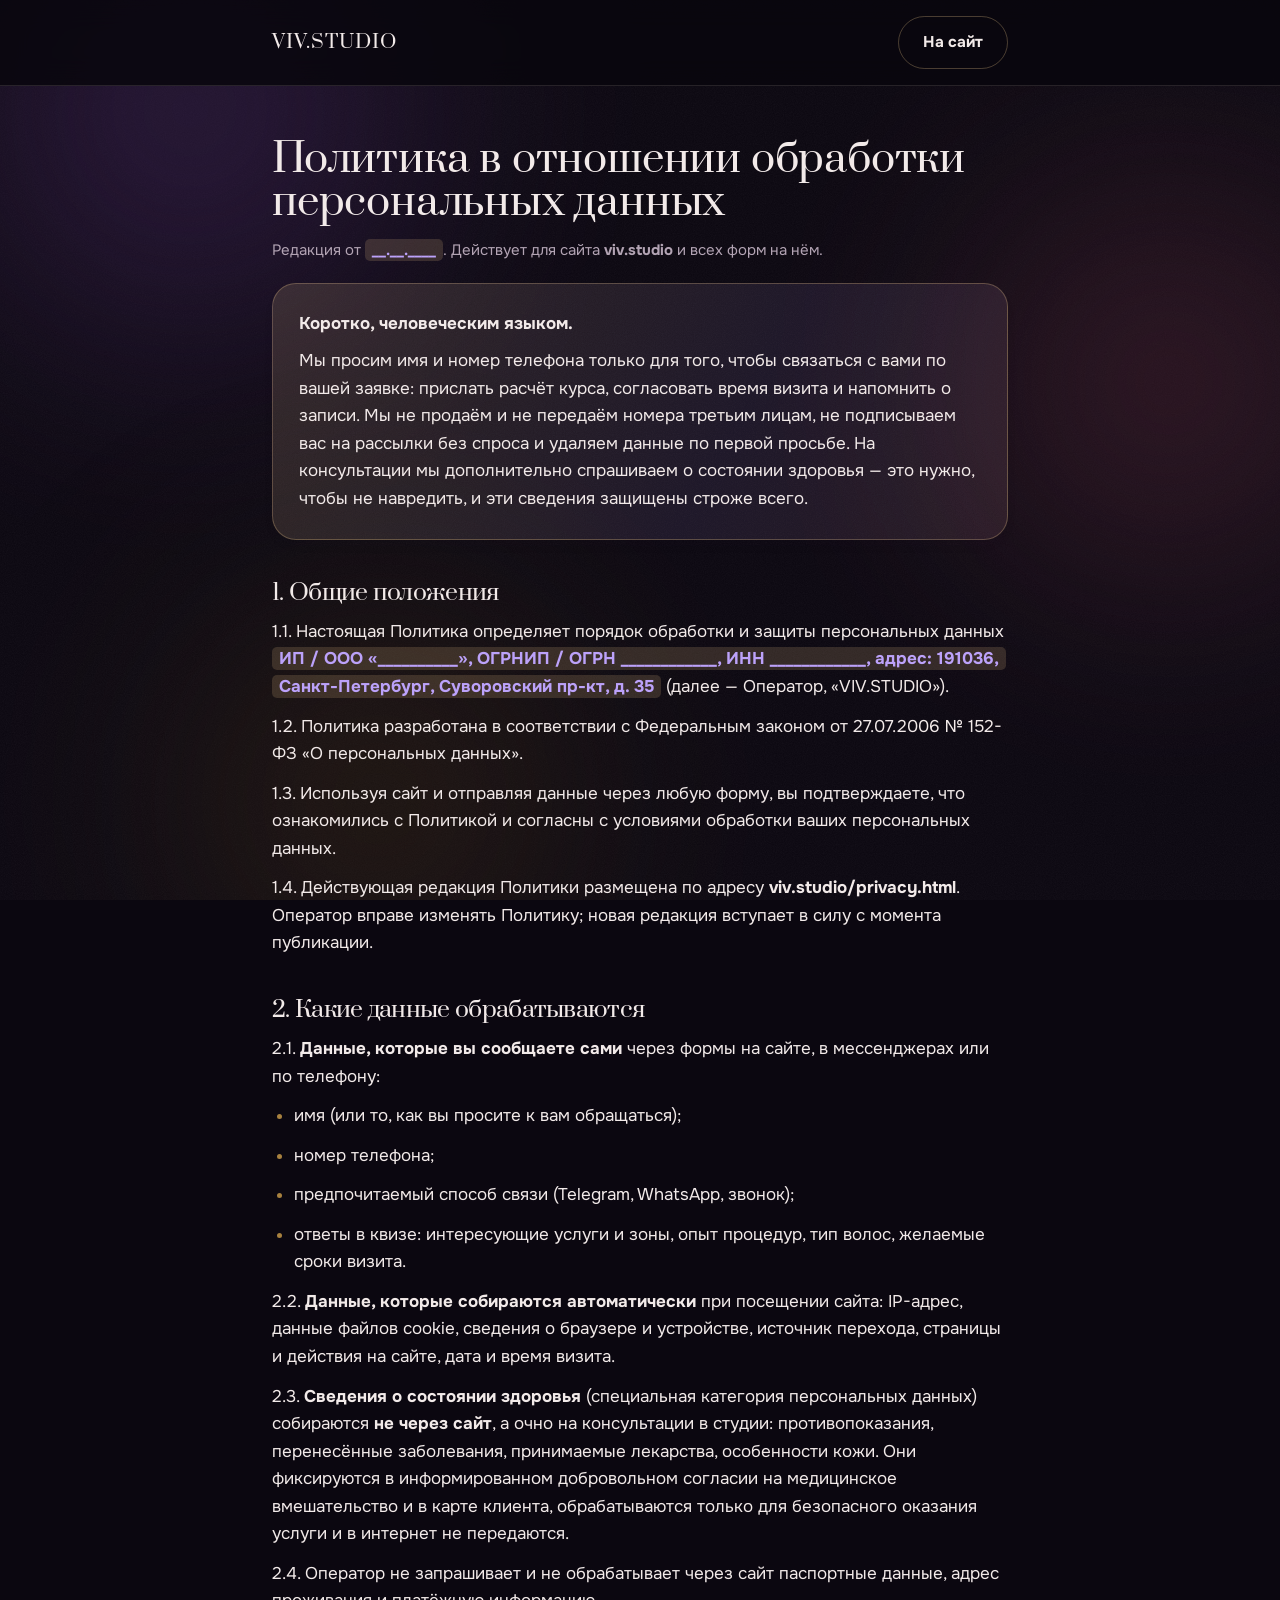
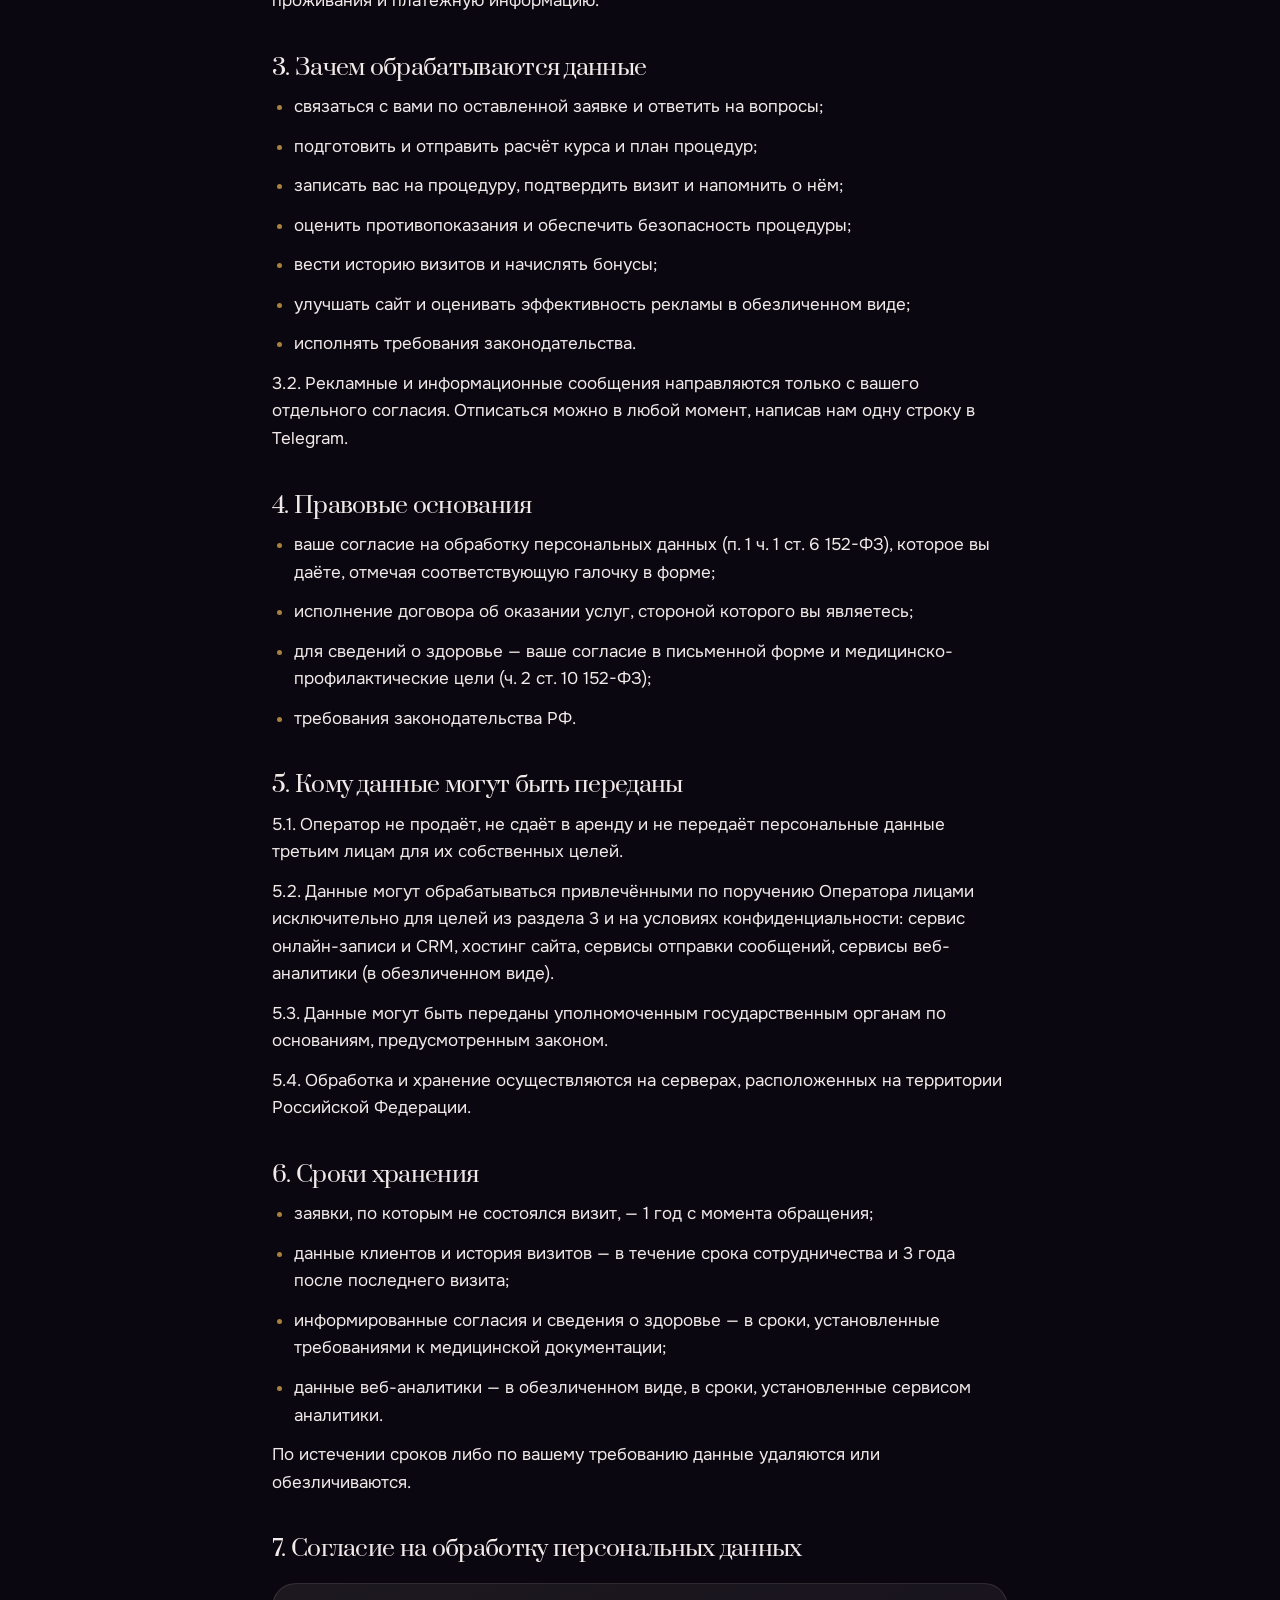
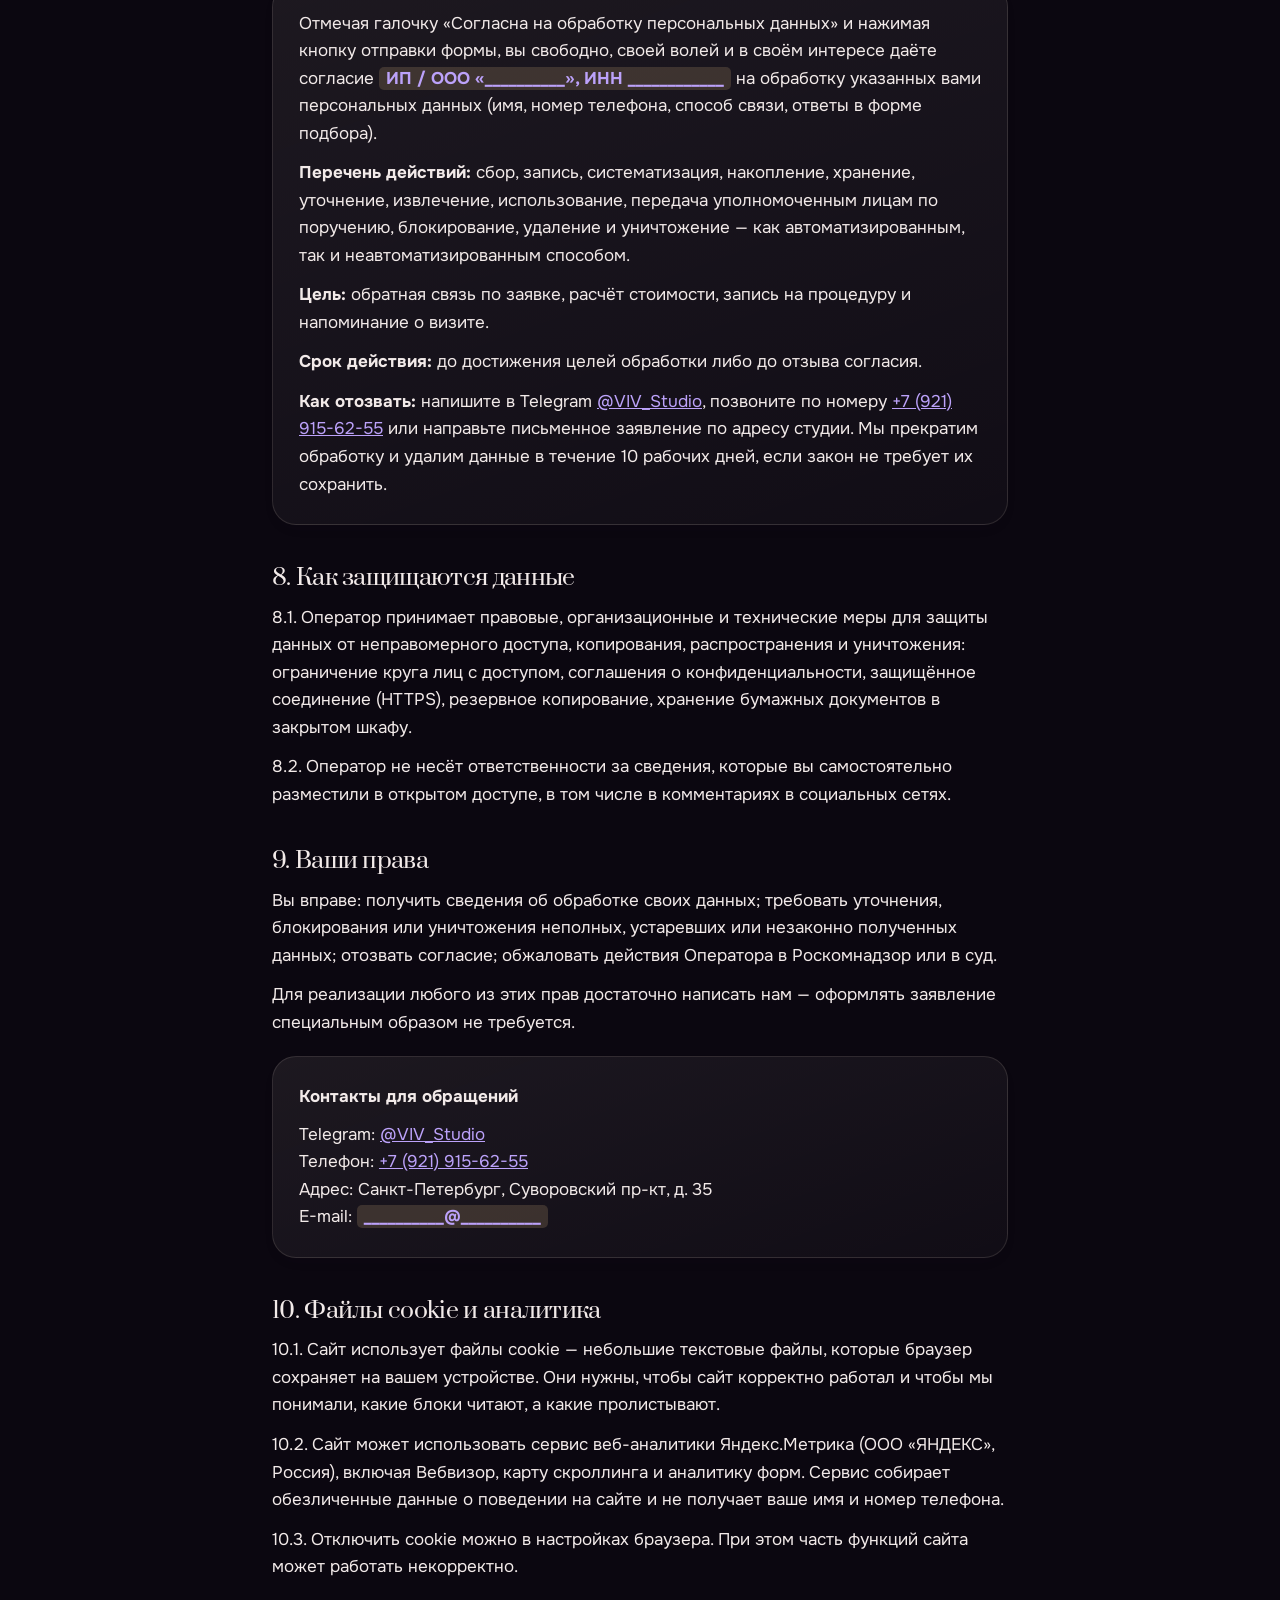
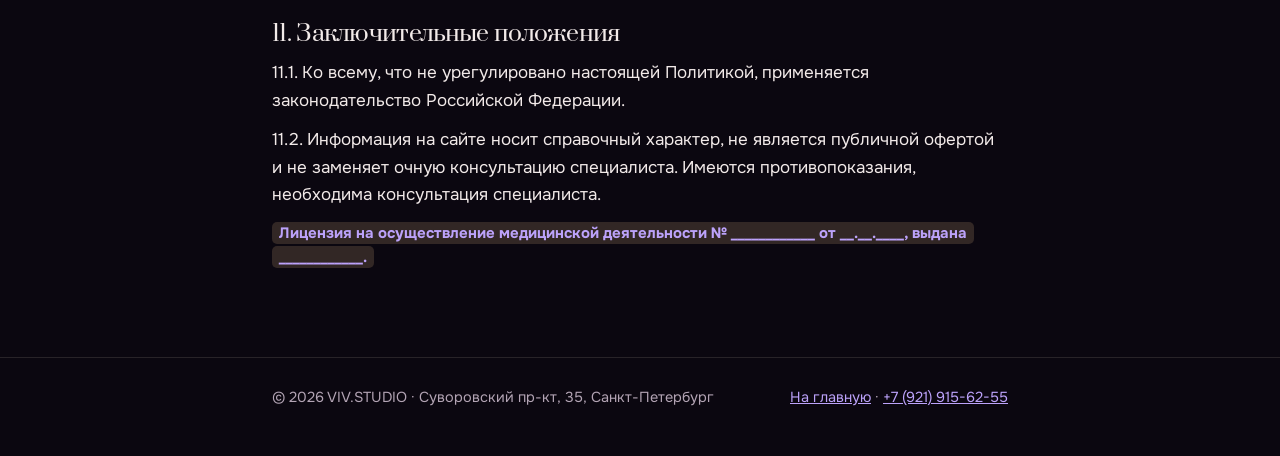
<file: privacy.html>
<!doctype html>
<html lang="ru">
<head>
<meta charset="utf-8">
<meta name="viewport" content="width=device-width, initial-scale=1">
<meta name="theme-color" content="#0B0710">
<title>Политика конфиденциальности — VIV.STUDIO</title>
<meta name="description" content="Политика обработки персональных данных VIV.STUDIO: какие данные собираем, зачем, сколько храним и как их удалить.">
<meta name="robots" content="noindex, follow">
<link rel="icon" href="assets/img/favicon.svg" type="image/svg+xml">
<link rel="apple-touch-icon" href="assets/img/apple-touch-icon.png">
<link rel="preload" as="font" type="font/woff2" href="assets/fonts/onest-cyrillic.woff2" crossorigin>
<link rel="preload" as="font" type="font/woff2" href="assets/fonts/prata-cyrillic.woff2" crossorigin>
<style>
@font-face{font-family:'Onest';font-style:normal;font-weight:300 800;font-display:swap;
  src:url(assets/fonts/onest-cyrillic.woff2) format('woff2');
  unicode-range:U+0301,U+0400-045F,U+0490-0491,U+04B0-04B1,U+2116}
@font-face{font-family:'Onest';font-style:normal;font-weight:300 800;font-display:swap;
  src:url(assets/fonts/onest-latin.woff2) format('woff2');
  unicode-range:U+0000-00FF,U+0131,U+0152-0153,U+02BB-02BC,U+02C6,U+02DA,U+02DC,U+0304,U+0308,U+0329,U+2000-206F,U+20AC,U+2122,U+2191,U+2193,U+2212,U+2215,U+FEFF,U+FFFD}
@font-face{font-family:'Prata';font-style:normal;font-weight:400;font-display:swap;
  src:url(assets/fonts/prata-cyrillic.woff2) format('woff2');
  unicode-range:U+0301,U+0400-045F,U+0490-0491,U+04B0-04B1,U+2116}
@font-face{font-family:'Prata';font-style:normal;font-weight:400;font-display:swap;
  src:url(assets/fonts/prata-latin.woff2) format('woff2');
  unicode-range:U+0000-00FF,U+0131,U+0152-0153,U+02BB-02BC,U+02C6,U+02DA,U+02DC,U+0304,U+0308,U+0329,U+2000-206F,U+20AC,U+2122,U+2191,U+2193,U+2212,U+2215,U+FEFF,U+FFFD}
:root{
  --bg:#0B0710;--bg-alt:rgba(255,247,240,.05);--bg-dark:#07050A;--ink:#F2EAE9;--ink-2:#B3A4B4;--ink-3:#8B7D8F;
  --line:rgba(240,224,206,.13);--line-2:rgba(226,190,134,.3);--plum:#BCA2FA;--plum-soft:rgba(142,79,75,.10);--cta:#E2BE86;--cta-hi:#F6E6C6;
  --gold:#a8813f;--gold-soft:rgba(244,233,213,.8);
  --grad:linear-gradient(120deg,#F6E6C6,#E2BE86 42%,#C89B57);
  --grad-2:linear-gradient(100deg,#a8813f 0%,#e3cd9b 46%,#a8813f 100%);
  --sh:0 1px 2px rgba(36,26,32,.04),0 8px 28px -14px rgba(36,26,32,.14);
}
*{box-sizing:border-box;margin:0;padding:0}
body{font-family:'Onest',-apple-system,BlinkMacSystemFont,'Segoe UI',Roboto,Arial,sans-serif;
  color:var(--ink);font-size:17px;line-height:1.62;-webkit-font-smoothing:antialiased;background:var(--bg)}
.wrap{max-width:780px;margin:0 auto;padding:0 22px}
a{color:var(--plum)}
h1,h2{font-variant-numeric:lining-nums;font-feature-settings:"lnum" 1}
h1{font-family:'Prata',Georgia,serif;font-size:clamp(26px,3.4vw,40px);line-height:1.08;letter-spacing:-.005em;font-weight:400;margin-bottom:14px}
h2{font-family:'Prata',Georgia,serif;font-size:23px;letter-spacing:-.03em;font-weight:400;margin:40px 0 12px;line-height:1.15}
h3{font-size:17px;font-weight:800;margin:24px 0 8px}
p,li{margin-bottom:12px}
ul,ol{padding-left:22px}
li::marker{color:var(--gold)}
.top{border-bottom:1px solid var(--line);padding:16px 0;position:sticky;top:0;background:rgba(9,6,13,.85);backdrop-filter:blur(14px);z-index:5}
.top .wrap{display:flex;align-items:center;gap:18px;justify-content:space-between}
.logo{font-family:'Prata',Georgia,serif;font-weight:400;font-size:19px;letter-spacing:.05em;text-decoration:none;
  color:var(--ink)}
.btn{display:inline-flex;align-items:center;justify-content:center;gap:8px;background:var(--grad);color:#1A1016;
  border:0;border-radius:99px;padding:13px 24px;font:inherit;font-weight:700;font-size:15.5px;cursor:pointer;text-decoration:none;
  box-shadow:0 14px 30px -12px rgba(85,58,144,.45)}
.btn:hover{filter:brightness(1.09)}
.btn-line{background:transparent;color:var(--ink);border:1px solid var(--line-2);box-shadow:none}
.btn-line:hover{background:rgba(226,190,134,.1);border-color:var(--gold);filter:none}
main{padding:52px 0 20px}
.muted{color:var(--ink-2);font-size:15px}
.card{border:1px solid var(--line);border-radius:24px;padding:26px;margin:20px 0;background:linear-gradient(160deg,rgba(255,247,240,.075),rgba(255,247,240,.028));box-shadow:0 1px 2px rgba(42,27,51,.04),0 6px 18px -10px rgba(42,27,51,.16)}
.card.g{background:linear-gradient(120deg,rgba(226,190,134,.16),rgba(188,162,250,.1) 62%,rgba(243,170,186,.1));border-color:var(--line-2)}
.fill{background:rgba(226,190,134,.18);border-radius:5px;padding:1px 7px;font-weight:700;color:var(--plum);box-decoration-break:clone;-webkit-box-decoration-break:clone}
.foot{border-top:1px solid var(--line);margin-top:56px;padding:28px 0 46px;color:var(--ink-2);font-size:14.5px}
.foot .wrap{display:flex;justify-content:space-between;gap:20px;flex-wrap:wrap}
@media (max-width:640px){
  body{font-size:16px}
  .card{padding:20px}
  .top .btn{padding:11px 16px;font-size:14px}
}
.bg{position:fixed;inset:0;z-index:0;pointer-events:none;overflow:hidden}
.bg b{position:absolute;display:block;border-radius:50%;filter:blur(110px)}
.bg .b1{width:700px;height:700px;top:-240px;left:-160px;background:radial-gradient(circle,#3A2150,transparent 68%);opacity:.85}
.bg .b2{width:620px;height:620px;top:8%;right:-200px;background:radial-gradient(circle,#4A2333,transparent 66%);opacity:.8}
.bg .b3{width:600px;height:600px;bottom:-200px;left:6%;background:radial-gradient(circle,#3B2A16,transparent 66%);opacity:.7}
.bg .grain{position:absolute;inset:-50%;opacity:.5;mix-blend-mode:overlay;
  background-image:url("data:image/svg+xml,%3Csvg xmlns='http://www.w3.org/2000/svg' width='200' height='200'%3E%3Cfilter id='n'%3E%3CfeTurbulence type='fractalNoise' baseFrequency='.9' numOctaves='3'/%3E%3CfeColorMatrix type='saturate' values='0'/%3E%3C/filter%3E%3Crect width='200' height='200' filter='url(%23n)' opacity='.1'/%3E%3C/svg%3E")}
header,main,footer,.top,.foot{position:relative;z-index:1}
</style>
</head>
<body>
<div class="bg" aria-hidden="true"><b class="b1"></b><b class="b2"></b><b class="b3"></b><span class="grain"></span></div>

<div class="top">
  <div class="wrap">
    <a href="index.html" class="logo">VIV.STUDIO</a>
    <a href="index.html" class="btn btn-line">На сайт</a>
  </div>
</div>

<main>
  <div class="wrap">
    <h1>Политика в отношении обработки персональных данных</h1>
    <p class="muted">Редакция от <span class="fill">__.__.____</span>. Действует для сайта <b>viv.studio</b> и всех форм на нём.</p>

    <div class="card g">
      <b>Коротко, человеческим языком.</b>
      <p style="margin:10px 0 0">Мы просим имя и номер телефона только для того, чтобы связаться с вами по вашей заявке: прислать расчёт курса, согласовать время визита и напомнить о записи. Мы не продаём и не передаём номера третьим лицам, не подписываем вас на рассылки без спроса и удаляем данные по первой просьбе. На консультации мы дополнительно спрашиваем о состоянии здоровья — это нужно, чтобы не навредить, и эти сведения защищены строже всего.</p>
    </div>

    <h2>1. Общие положения</h2>
    <p>1.1. Настоящая Политика определяет порядок обработки и защиты персональных данных
      <span class="fill">ИП / ООО «__________», ОГРНИП / ОГРН ____________, ИНН ____________, адрес: 191036, Санкт-Петербург, Суворовский пр-кт, д. 35</span>
      (далее — Оператор, «VIV.STUDIO»).</p>
    <p>1.2. Политика разработана в соответствии с Федеральным законом от 27.07.2006 № 152-ФЗ «О персональных данных».</p>
    <p>1.3. Используя сайт и отправляя данные через любую форму, вы подтверждаете, что ознакомились с Политикой и согласны с условиями обработки ваших персональных данных.</p>
    <p>1.4. Действующая редакция Политики размещена по адресу <b>viv.studio/privacy.html</b>. Оператор вправе изменять Политику; новая редакция вступает в силу с момента публикации.</p>

    <h2>2. Какие данные обрабатываются</h2>
    <p>2.1. <b>Данные, которые вы сообщаете сами</b> через формы на сайте, в мессенджерах или по телефону:</p>
    <ul>
      <li>имя (или то, как вы просите к вам обращаться);</li>
      <li>номер телефона;</li>
      <li>предпочитаемый способ связи (Telegram, WhatsApp, звонок);</li>
      <li>ответы в квизе: интересующие услуги и зоны, опыт процедур, тип волос, желаемые сроки визита.</li>
    </ul>
    <p>2.2. <b>Данные, которые собираются автоматически</b> при посещении сайта: IP-адрес, данные файлов cookie, сведения о браузере и устройстве, источник перехода, страницы и действия на сайте, дата и время визита.</p>
    <p>2.3. <b>Сведения о состоянии здоровья</b> (специальная категория персональных данных) собираются <b>не через сайт</b>, а очно на консультации в студии: противопоказания, перенесённые заболевания, принимаемые лекарства, особенности кожи. Они фиксируются в информированном добровольном согласии на медицинское вмешательство и в карте клиента, обрабатываются только для безопасного оказания услуги и в интернет не передаются.</p>
    <p>2.4. Оператор не запрашивает и не обрабатывает через сайт паспортные данные, адрес проживания и платёжную информацию.</p>

    <h2>3. Зачем обрабатываются данные</h2>
    <ul>
      <li>связаться с вами по оставленной заявке и ответить на вопросы;</li>
      <li>подготовить и отправить расчёт курса и план процедур;</li>
      <li>записать вас на процедуру, подтвердить визит и напомнить о нём;</li>
      <li>оценить противопоказания и обеспечить безопасность процедуры;</li>
      <li>вести историю визитов и начислять бонусы;</li>
      <li>улучшать сайт и оценивать эффективность рекламы в обезличенном виде;</li>
      <li>исполнять требования законодательства.</li>
    </ul>
    <p>3.2. Рекламные и информационные сообщения направляются только с вашего отдельного согласия. Отписаться можно в любой момент, написав нам одну строку в Telegram.</p>

    <h2>4. Правовые основания</h2>
    <ul>
      <li>ваше согласие на обработку персональных данных (п. 1 ч. 1 ст. 6 152-ФЗ), которое вы даёте, отмечая соответствующую галочку в форме;</li>
      <li>исполнение договора об оказании услуг, стороной которого вы являетесь;</li>
      <li>для сведений о здоровье — ваше согласие в письменной форме и медицинско-профилактические цели (ч. 2 ст. 10 152-ФЗ);</li>
      <li>требования законодательства РФ.</li>
    </ul>

    <h2>5. Кому данные могут быть переданы</h2>
    <p>5.1. Оператор не продаёт, не сдаёт в аренду и не передаёт персональные данные третьим лицам для их собственных целей.</p>
    <p>5.2. Данные могут обрабатываться привлечёнными по поручению Оператора лицами исключительно для целей из раздела 3 и на условиях конфиденциальности: сервис онлайн-записи и CRM, хостинг сайта, сервисы отправки сообщений, сервисы веб-аналитики (в обезличенном виде).</p>
    <p>5.3. Данные могут быть переданы уполномоченным государственным органам по основаниям, предусмотренным законом.</p>
    <p>5.4. Обработка и хранение осуществляются на серверах, расположенных на территории Российской Федерации.</p>

    <h2>6. Сроки хранения</h2>
    <ul>
      <li>заявки, по которым не состоялся визит, — 1 год с момента обращения;</li>
      <li>данные клиентов и история визитов — в течение срока сотрудничества и 3 года после последнего визита;</li>
      <li>информированные согласия и сведения о здоровье — в сроки, установленные требованиями к медицинской документации;</li>
      <li>данные веб-аналитики — в обезличенном виде, в сроки, установленные сервисом аналитики.</li>
    </ul>
    <p>По истечении сроков либо по вашему требованию данные удаляются или обезличиваются.</p>

    <h2 id="soglasie">7. Согласие на обработку персональных данных</h2>
    <div class="card">
      <p>Отмечая галочку «Согласна на обработку персональных данных» и нажимая кнопку отправки формы, вы свободно, своей волей и в своём интересе даёте согласие
        <span class="fill">ИП / ООО «__________», ИНН ____________</span>
        на обработку указанных вами персональных данных (имя, номер телефона, способ связи, ответы в форме подбора).</p>
      <p><b>Перечень действий:</b> сбор, запись, систематизация, накопление, хранение, уточнение, извлечение, использование, передача уполномоченным лицам по поручению, блокирование, удаление и уничтожение — как автоматизированным, так и неавтоматизированным способом.</p>
      <p><b>Цель:</b> обратная связь по заявке, расчёт стоимости, запись на процедуру и напоминание о визите.</p>
      <p><b>Срок действия:</b> до достижения целей обработки либо до отзыва согласия.</p>
      <p style="margin-bottom:0"><b>Как отозвать:</b> напишите в Telegram <a href="https://t.me/VIV_Studio" target="_blank" rel="noopener">@VIV_Studio</a>, позвоните по номеру <a href="tel:+79219156255">+7 (921) 915-62-55</a> или направьте письменное заявление по адресу студии. Мы прекратим обработку и удалим данные в течение 10 рабочих дней, если закон не требует их сохранить.</p>
    </div>

    <h2>8. Как защищаются данные</h2>
    <p>8.1. Оператор принимает правовые, организационные и технические меры для защиты данных от неправомерного доступа, копирования, распространения и уничтожения: ограничение круга лиц с доступом, соглашения о конфиденциальности, защищённое соединение (HTTPS), резервное копирование, хранение бумажных документов в закрытом шкафу.</p>
    <p>8.2. Оператор не несёт ответственности за сведения, которые вы самостоятельно разместили в открытом доступе, в том числе в комментариях в социальных сетях.</p>

    <h2>9. Ваши права</h2>
    <p>Вы вправе: получить сведения об обработке своих данных; требовать уточнения, блокирования или уничтожения неполных, устаревших или незаконно полученных данных; отозвать согласие; обжаловать действия Оператора в Роскомнадзор или в суд.</p>
    <p>Для реализации любого из этих прав достаточно написать нам — оформлять заявление специальным образом не требуется.</p>
    <div class="card">
      <b>Контакты для обращений</b>
      <p style="margin:10px 0 0">Telegram: <a href="https://t.me/VIV_Studio" target="_blank" rel="noopener">@VIV_Studio</a><br>
      Телефон: <a href="tel:+79219156255">+7 (921) 915-62-55</a><br>
      Адрес: Санкт-Петербург, Суворовский пр-кт, д. 35<br>
      E-mail: <span class="fill">__________@__________</span></p>
    </div>

    <h2>10. Файлы cookie и аналитика</h2>
    <p>10.1. Сайт использует файлы cookie — небольшие текстовые файлы, которые браузер сохраняет на вашем устройстве. Они нужны, чтобы сайт корректно работал и чтобы мы понимали, какие блоки читают, а какие пролистывают.</p>
    <p>10.2. Сайт может использовать сервис веб-аналитики Яндекс.Метрика (ООО «ЯНДЕКС», Россия), включая Вебвизор, карту скроллинга и аналитику форм. Сервис собирает обезличенные данные о поведении на сайте и не получает ваше имя и номер телефона.</p>
    <p>10.3. Отключить cookie можно в настройках браузера. При этом часть функций сайта может работать некорректно.</p>

    <h2>11. Заключительные положения</h2>
    <p>11.1. Ко всему, что не урегулировано настоящей Политикой, применяется законодательство Российской Федерации.</p>
    <p>11.2. Информация на сайте носит справочный характер, не является публичной офертой и не заменяет очную консультацию специалиста. Имеются противопоказания, необходима консультация специалиста.</p>
    <p class="muted"><span class="fill">Лицензия на осуществление медицинской деятельности № ____________ от __.__.____, выдана ____________.</span></p>
  </div>
</main>

<div class="foot">
  <div class="wrap">
    <span>© <span id="year">2026</span> VIV.STUDIO · Суворовский пр-кт, 35, Санкт-Петербург</span>
    <span><a href="index.html">На главную</a> · <a href="tel:+79219156255">+7 (921) 915-62-55</a></span>
  </div>
</div>

<script>document.getElementById('year').textContent=new Date().getFullYear();</script>
</body>
</html>
</file>
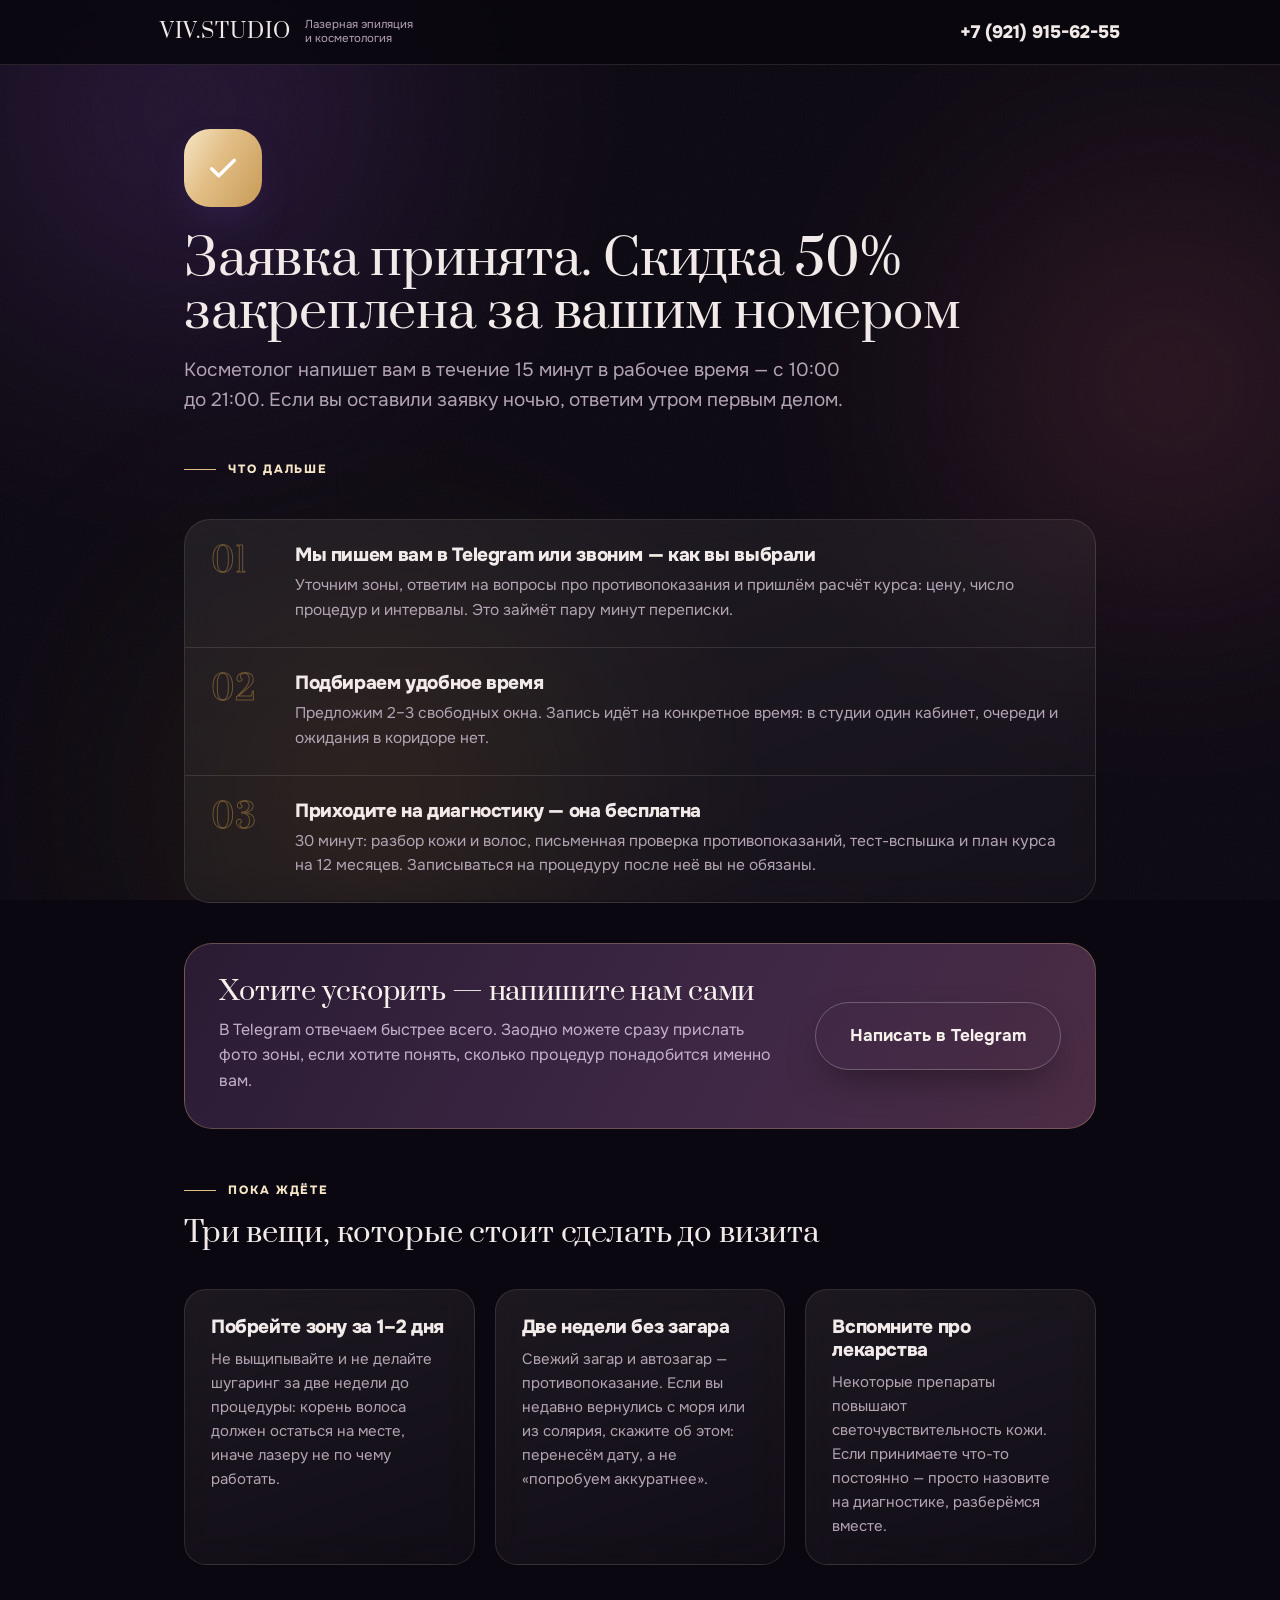
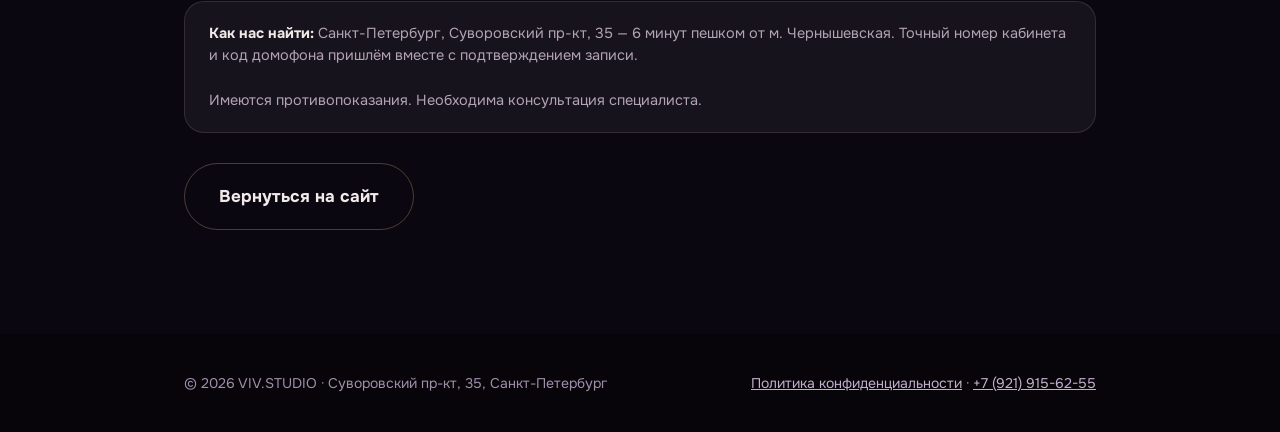
<file: thanks.html>
<!doctype html>
<html lang="ru">
<head>
<meta charset="utf-8">
<meta name="viewport" content="width=device-width, initial-scale=1">
<meta name="theme-color" content="#0B0710">
<title>Заявка принята — VIV.STUDIO</title>
<meta name="description" content="Спасибо за заявку. Косметолог VIV.STUDIO свяжется в течение 15 минут в рабочее время.">
<meta name="robots" content="noindex, nofollow">
<link rel="icon" href="assets/img/favicon.svg" type="image/svg+xml">
<link rel="apple-touch-icon" href="assets/img/apple-touch-icon.png">
<link rel="preload" as="font" type="font/woff2" href="assets/fonts/onest-cyrillic.woff2" crossorigin>
<link rel="preload" as="font" type="font/woff2" href="assets/fonts/prata-cyrillic.woff2" crossorigin>
<style>
@font-face{font-family:'Onest';font-style:normal;font-weight:300 800;font-display:swap;
  src:url(assets/fonts/onest-cyrillic.woff2) format('woff2');
  unicode-range:U+0301,U+0400-045F,U+0490-0491,U+04B0-04B1,U+2116}
@font-face{font-family:'Onest';font-style:normal;font-weight:300 800;font-display:swap;
  src:url(assets/fonts/onest-latin.woff2) format('woff2');
  unicode-range:U+0000-00FF,U+0131,U+0152-0153,U+02BB-02BC,U+02C6,U+02DA,U+02DC,U+0304,U+0308,U+0329,U+2000-206F,U+20AC,U+2122,U+2191,U+2193,U+2212,U+2215,U+FEFF,U+FFFD}
@font-face{font-family:'Prata';font-style:normal;font-weight:400;font-display:swap;
  src:url(assets/fonts/prata-cyrillic.woff2) format('woff2');
  unicode-range:U+0301,U+0400-045F,U+0490-0491,U+04B0-04B1,U+2116}
@font-face{font-family:'Prata';font-style:normal;font-weight:400;font-display:swap;
  src:url(assets/fonts/prata-latin.woff2) format('woff2');
  unicode-range:U+0000-00FF,U+0131,U+0152-0153,U+02BB-02BC,U+02C6,U+02DA,U+02DC,U+0304,U+0308,U+0329,U+2000-206F,U+20AC,U+2122,U+2191,U+2193,U+2212,U+2215,U+FEFF,U+FFFD}
:root{
  --bg:#0B0710;--bg-alt:rgba(255,247,240,.05);--bg-dark:#07050A;--ink:#F2EAE9;--ink-2:#B3A4B4;--ink-3:#8B7D8F;
  --line:rgba(240,224,206,.13);--line-2:rgba(226,190,134,.3);--plum:#BCA2FA;--plum-soft:rgba(142,79,75,.10);--cta:#E2BE86;--cta-hi:#F6E6C6;
  --gold:#E2BE86;--gold-lt:#F6E6C6;--gold-soft:rgba(244,233,213,.8);--ok:#8FDBC7;
  --grad:linear-gradient(120deg,#F6E6C6,#E2BE86 42%,#C89B57);
  --grad-2:linear-gradient(100deg,#a8813f 0%,#e3cd9b 46%,#a8813f 100%);
  --sh:0 1px 2px rgba(36,26,32,.04),0 8px 28px -14px rgba(36,26,32,.14);
  --sh-lg:0 2px 4px rgba(36,26,32,.05),0 28px 60px -26px rgba(36,26,32,.28);
}
*{box-sizing:border-box;margin:0;padding:0}
body{font-family:'Onest',-apple-system,BlinkMacSystemFont,"Segoe UI",Roboto,Arial,sans-serif;
  background:var(--bg);color:var(--ink);font-size:17px;line-height:1.6;-webkit-font-smoothing:antialiased}
img{max-width:100%;display:block}
a{color:inherit}
h1,h2{font-family:'Prata',Georgia,serif;font-weight:400;line-height:1.06;letter-spacing:-.005em;
  font-variant-numeric:lining-nums;font-feature-settings:"lnum" 1}
h3{font-family:'Onest',sans-serif;font-weight:800;letter-spacing:-.02em;line-height:1.22}
.wrap{max-width:960px;margin:0 auto;padding:0 24px}
header{border-bottom:1px solid var(--line);background:rgba(9,6,13,.85);backdrop-filter:blur(14px)}
.hd{display:flex;align-items:center;gap:14px;padding:16px 0}
.lm{font-family:'Prata',Georgia,serif;font-size:20px;font-weight:400;letter-spacing:.05em;text-decoration:none;
  color:var(--ink)}
.ld{font-size:11.5px;color:var(--ink-2);line-height:1.25}
.hd a.ph{margin-left:auto;font-weight:800;text-decoration:none;font-size:18px}
main{padding:64px 0 80px}
.ok{width:78px;height:78px;border-radius:26px;background:var(--grad);box-shadow:0 18px 44px -14px rgba(85,58,144,.45);display:flex;align-items:center;justify-content:center;margin-bottom:26px}
h1{font-size:clamp(30px,4.4vw,50px);margin-bottom:16px}
.lead{font-size:19px;color:var(--ink-2);max-width:680px}
.kick{display:flex;align-items:center;gap:12px;margin-bottom:18px}
.kick i{width:32px;height:1px;background:var(--gold)}
.kick span{font-size:12px;font-weight:800;letter-spacing:.16em;text-transform:uppercase;color:var(--gold-lt)}
.next{display:grid;gap:0;margin:40px 0 8px;background:linear-gradient(160deg,rgba(255,247,240,.075),rgba(255,247,240,.028));border:1px solid var(--line);border-radius:26px;backdrop-filter:blur(14px);overflow:hidden}
.next>div{display:grid;grid-template-columns:64px 1fr;gap:20px;padding:24px 26px;border-bottom:1px solid var(--line);align-items:start}
.next>div:last-child{border-bottom:0}
.next b.n{font-family:'Prata',Georgia,serif;font-size:34px;font-weight:400;line-height:1;color:transparent;-webkit-text-stroke:1px rgba(168,129,63,.55)}
.next h3{font-size:19px;margin-bottom:6px}
.next p{font-size:15.5px;color:var(--ink-2)}
.box{background:linear-gradient(120deg,#2a1b33,#3f2846 62%,#4b2c44);border:1px solid var(--line-2);backdrop-filter:blur(14px);border-radius:28px;padding:34px;margin-top:40px;display:grid;grid-template-columns:1fr auto;gap:28px;align-items:center}
.box h2{font-size:27px;margin-bottom:10px;color:#f7f1ee}
.box p{color:#c3b0cd}
.box .btn{background:linear-gradient(100deg,#c9a95f,#e8d3a2 52%,#c9a95f);color:#2a1b33;box-shadow:0 16px 38px -14px rgba(0,0,0,.5)}
.box .btn-tg{background:transparent;color:#f7f1ee;border-color:rgba(255,255,255,.24)}
.box .btn-tg:hover{background:rgba(255,255,255,.1);border-color:#d9be86}
.box p{font-size:16px;max-width:560px}
.btn{display:inline-flex;align-items:center;justify-content:center;gap:10px;background:var(--grad);color:#1A1016;
  border:0;cursor:pointer;font-weight:700;font-size:17px;padding:19px 34px;border-radius:99px;text-decoration:none;
  box-shadow:0 16px 40px -12px rgba(85,58,144,.45);transition:.18s;white-space:nowrap}
.btn:hover{filter:brightness(1.09);transform:translateY(-2px)}
.btn-tg{background:transparent;color:var(--plum);border:1px solid var(--line-2);box-shadow:none}
.btn-tg:hover{background:rgba(142,79,75,.08);border-color:var(--plum);filter:none}
.btn-ghost{background:transparent;color:var(--ink);border:1px solid var(--line-2);box-shadow:none}
.btn-ghost:hover{background:rgba(142,79,75,.08);border-color:var(--plum);color:var(--plum);filter:none}
.cards{display:grid;grid-template-columns:repeat(3,1fr);gap:20px;margin-top:40px}
.card{background:linear-gradient(160deg,rgba(255,247,240,.075),rgba(255,247,240,.028));border:1px solid var(--line);border-radius:22px;padding:26px;backdrop-filter:blur(14px)}
.card h3{font-size:19px;margin-bottom:8px}
.card p{font-size:15px;color:var(--ink-2)}
.note{margin-top:36px;padding:20px 24px;border:1px solid var(--line);border-radius:20px;background:rgba(255,247,240,.05);font-size:14.5px;color:var(--ink-2);line-height:1.55}
.note b{color:var(--ink)}
footer{background:var(--bg-dark);color:#a08fab;border-top:0;padding:38px 0;font-size:14px;margin-top:24px}
footer a{color:#c3b0cd}
.fb{display:flex;justify-content:space-between;gap:20px;flex-wrap:wrap}
@media (max-width:760px){
  .cards{grid-template-columns:1fr}
  .box{grid-template-columns:1fr}
  main{padding:44px 0 56px}
  .btn{width:100%}
  .next>div{grid-template-columns:44px 1fr;gap:14px;padding:20px}
}
.bg{position:fixed;inset:0;z-index:0;pointer-events:none;overflow:hidden}
.bg b{position:absolute;display:block;border-radius:50%;filter:blur(110px)}
.bg .b1{width:700px;height:700px;top:-240px;left:-160px;background:radial-gradient(circle,#3A2150,transparent 68%);opacity:.85}
.bg .b2{width:620px;height:620px;top:8%;right:-200px;background:radial-gradient(circle,#4A2333,transparent 66%);opacity:.8}
.bg .b3{width:600px;height:600px;bottom:-200px;left:6%;background:radial-gradient(circle,#3B2A16,transparent 66%);opacity:.7}
.bg .grain{position:absolute;inset:-50%;opacity:.5;mix-blend-mode:overlay;
  background-image:url("data:image/svg+xml,%3Csvg xmlns='http://www.w3.org/2000/svg' width='200' height='200'%3E%3Cfilter id='n'%3E%3CfeTurbulence type='fractalNoise' baseFrequency='.9' numOctaves='3'/%3E%3CfeColorMatrix type='saturate' values='0'/%3E%3C/filter%3E%3Crect width='200' height='200' filter='url(%23n)' opacity='.1'/%3E%3C/svg%3E")}
header,main,footer,.top,.foot{position:relative;z-index:1}
</style>
</head>
<body>
<div class="bg" aria-hidden="true"><b class="b1"></b><b class="b2"></b><b class="b3"></b><span class="grain"></span></div>

<header>
  <div class="wrap hd">
    <a href="index.html" class="lm">VIV.STUDIO</a>
    <span class="ld">Лазерная эпиляция<br>и косметология</span>
    <a href="tel:+79219156255" class="ph">+7 (921) 915-62-55</a>
  </div>
</header>

<main>
  <div class="wrap">
    <div class="ok">
      <svg width="34" height="34" viewBox="0 0 24 24" fill="none"><path d="M4 12.5l5 5L20 6.5" stroke="#ffffff" stroke-width="2.4" stroke-linecap="round" stroke-linejoin="round"/></svg>
    </div>
    <h1>Заявка принята. Скидка 50% закреплена за вашим номером</h1>
    <p class="lead">Косметолог напишет вам в течение 15 минут в рабочее время — с 10:00 до 21:00. Если вы оставили заявку ночью, ответим утром первым делом.</p>

    <div class="kick" style="margin-top:44px"><i></i><span>Что дальше</span></div>
    <div class="next">
      <div>
        <b class="n">01</b>
        <div>
          <h3>Мы пишем вам в Telegram или звоним — как вы выбрали</h3>
          <p>Уточним зоны, ответим на вопросы про противопоказания и пришлём расчёт курса: цену, число процедур и интервалы. Это займёт пару минут переписки.</p>
        </div>
      </div>
      <div>
        <b class="n">02</b>
        <div>
          <h3>Подбираем удобное время</h3>
          <p>Предложим 2–3 свободных окна. Запись идёт на конкретное время: в студии один кабинет, очереди и ожидания в коридоре нет.</p>
        </div>
      </div>
      <div>
        <b class="n">03</b>
        <div>
          <h3>Приходите на диагностику — она бесплатна</h3>
          <p>30 минут: разбор кожи и волос, письменная проверка противопоказаний, тест-вспышка и план курса на 12 месяцев. Записываться на процедуру после неё вы не обязаны.</p>
        </div>
      </div>
    </div>

    <div class="box">
      <div>
        <h2>Хотите ускорить — напишите нам сами</h2>
        <p>В Telegram отвечаем быстрее всего. Заодно можете сразу прислать фото зоны, если хотите понять, сколько процедур понадобится именно вам.</p>
      </div>
      <a href="https://t.me/VIV_Studio" target="_blank" rel="noopener" class="btn btn-tg">Написать в Telegram</a>
    </div>

    <div class="kick" style="margin-top:52px"><i></i><span>Пока ждёте</span></div>
    <h2 style="font-size:29px;margin-bottom:6px">Три вещи, которые стоит сделать до визита</h2>
    <div class="cards">
      <div class="card">
        <h3>Побрейте зону за 1–2 дня</h3>
        <p>Не выщипывайте и не делайте шугаринг за две недели до процедуры: корень волоса должен остаться на месте, иначе лазеру не по чему работать.</p>
      </div>
      <div class="card">
        <h3>Две недели без загара</h3>
        <p>Свежий загар и автозагар — противопоказание. Если вы недавно вернулись с моря или из солярия, скажите об этом: перенесём дату, а не «попробуем аккуратнее».</p>
      </div>
      <div class="card">
        <h3>Вспомните про лекарства</h3>
        <p>Некоторые препараты повышают светочувствительность кожи. Если принимаете что-то постоянно — просто назовите на диагностике, разберёмся вместе.</p>
      </div>
    </div>

    <div class="note">
      <b>Как нас найти:</b> Санкт-Петербург, Суворовский пр-кт, 35 — 6 минут пешком от м. Чернышевская.
      Точный номер кабинета и код домофона пришлём вместе с подтверждением записи.
      <br><br>
      Имеются противопоказания. Необходима консультация специалиста.
    </div>

    <p style="margin-top:30px"><a href="index.html" class="btn btn-ghost">Вернуться на сайт</a></p>
  </div>
</main>

<footer>
  <div class="wrap fb">
    <span>© <span id="year">2026</span> VIV.STUDIO · Суворовский пр-кт, 35, Санкт-Петербург</span>
    <span><a href="privacy.html">Политика конфиденциальности</a> · <a href="tel:+79219156255">+7 (921) 915-62-55</a></span>
  </div>
</footer>

<script>
/* Номер счётчика продублировать из index.html: по этой странице ставится цель «лид». */
var METRIKA_ID = 0;
document.getElementById('year').textContent = new Date().getFullYear();
if (METRIKA_ID) {
  (function(m,e,t,r,i,k,a){m[i]=m[i]||function(){(m[i].a=m[i].a||[]).push(arguments)};
  m[i].l=1*new Date();k=e.createElement(t);a=e.getElementsByTagName(t)[0];
  k.async=1;k.src=r;a.parentNode.insertBefore(k,a)})
  (window,document,'script','https://mc.yandex.ru/metrika/tag.js','ym');
  ym(METRIKA_ID,'init',{clickmap:true,trackLinks:true,accurateTrackBounce:true,webvisor:true});
  ym(METRIKA_ID,'reachGoal','lead_confirmed');
} else {
  console.log('[goal] lead_confirmed');
}
</script>
</body>
</html>
</file>
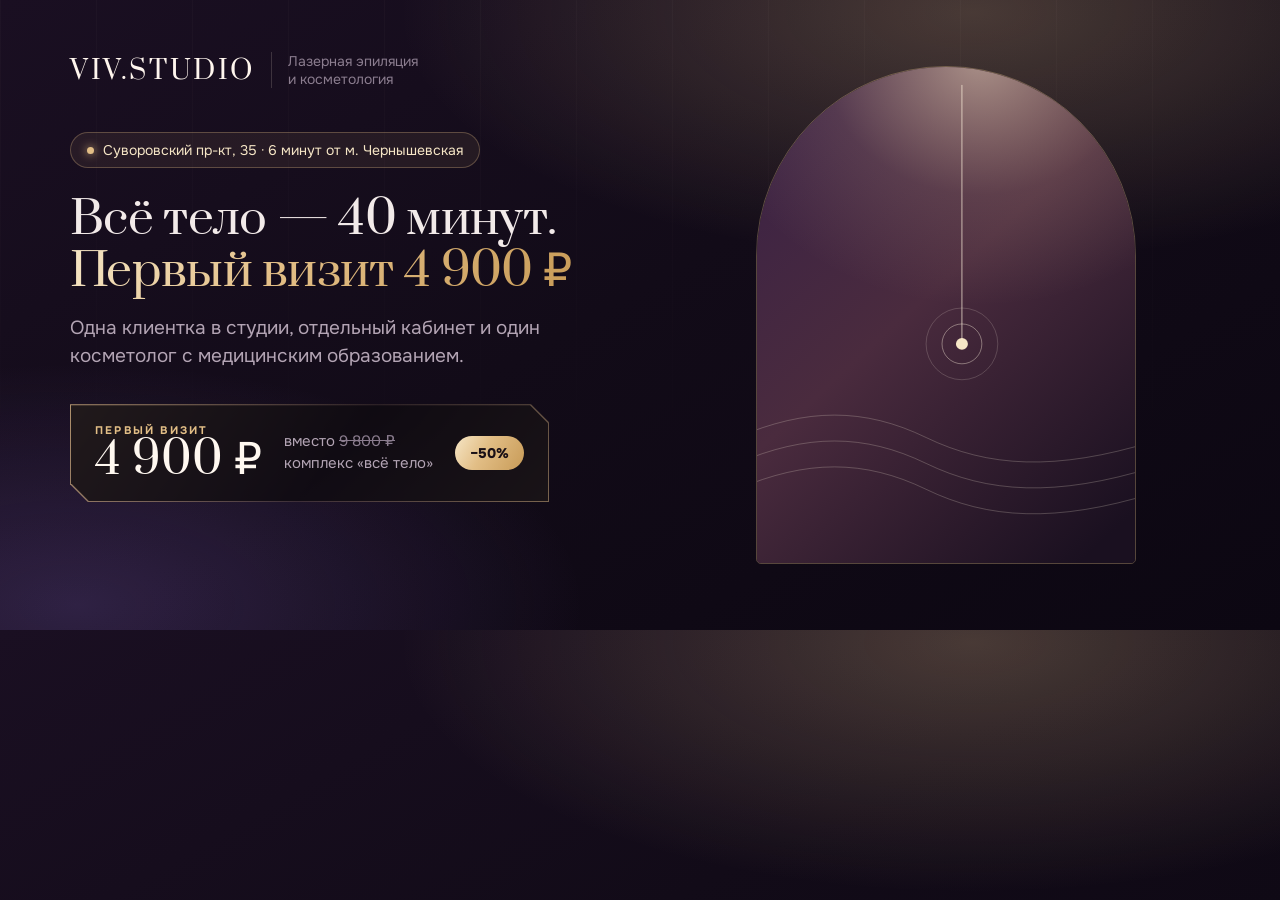
<file: assets/img/og-source.html>
<!doctype html>
<html lang="ru">
<head>
<meta charset="utf-8">
<title>OG-картинка VIV.STUDIO</title>
<!--
  Исходник картинки для мессенджеров и соцсетей (og.png, 1200×630).
  Пересобрать после правки:

    chrome --headless=new --disable-gpu --hide-scrollbars \
      --window-size=1200,630 --virtual-time-budget=4000 \
      --screenshot=assets/img/og.png assets/img/og-source.html

  Правило то же, что на сайте: первым читается выгода и цена, а не логотип.
-->
<style>
@font-face{font-family:'Prata';font-style:normal;font-weight:400;
  src:url(../fonts/prata-cyrillic.woff2) format('woff2');
  unicode-range:U+0301,U+0400-045F,U+0490-0491,U+04B0-04B1,U+2116}
@font-face{font-family:'Prata';font-style:normal;font-weight:400;
  src:url(../fonts/prata-latin.woff2) format('woff2')}
@font-face{font-family:'Onest';font-style:normal;font-weight:300 800;
  src:url(../fonts/onest-cyrillic.woff2) format('woff2');
  unicode-range:U+0301,U+0400-045F,U+0490-0491,U+04B0-04B1,U+2116}
@font-face{font-family:'Onest';font-style:normal;font-weight:300 800;
  src:url(../fonts/onest-latin.woff2) format('woff2')}
*{box-sizing:border-box;margin:0;padding:0}
body{width:1200px;height:630px;overflow:hidden;position:relative;
  font-family:'Onest',sans-serif;color:#F2EAE9;
  background:
    radial-gradient(70% 62% at 76% 2%,rgba(226,190,134,.26),transparent 64%),
    radial-gradient(60% 58% at 6% 96%,rgba(150,110,220,.22),transparent 66%),
    linear-gradient(150deg,#1A0F22,#120B18 48%,#0C0712)}
.nets{position:absolute;inset:0;opacity:.5;
  background:repeating-linear-gradient(90deg,rgba(255,240,220,.05) 0 1px,transparent 1px 96px);
  mask-image:linear-gradient(180deg,#000,transparent 82%)}
.arch{position:absolute;right:64px;top:66px;width:380px;height:498px;
  border-radius:999px 999px 26px 26px;overflow:hidden;
  border:1px solid rgba(226,190,134,.34);
  box-shadow:inset 0 0 90px rgba(226,190,134,.16)}
.arch svg{width:100%;height:100%;display:block}
.in{position:absolute;left:70px;top:132px;width:620px}
.tag{display:inline-flex;align-items:center;gap:9px;padding:8px 16px;border-radius:999px;
  border:1px solid rgba(226,190,134,.3);background:rgba(226,190,134,.08);
  font-size:14px;color:#F6E6C6;margin-bottom:26px}
.tag i{width:7px;height:7px;border-radius:50%;background:#E2BE86;box-shadow:0 0 10px #E2BE86}
h1{font-family:'Prata',serif;font-weight:400;font-size:46px;line-height:1.12;letter-spacing:-.015em}
h1 span{background:linear-gradient(120deg,#F6E6C6,#E2BE86 42%,#C89B57);
  -webkit-background-clip:text;background-clip:text;color:transparent}
.sub{margin-top:18px;font-size:19px;line-height:1.45;color:#B3A4B4;max-width:520px}
.tk{--cut:18px;margin-top:34px;padding:1px;width:max-content;
  background:linear-gradient(130deg,rgba(226,190,134,.75),rgba(226,190,134,.16) 55%,rgba(226,190,134,.5));
  clip-path:polygon(0 0,calc(100% - var(--cut)) 0,100% var(--cut),100% 100%,var(--cut) 100%,0 calc(100% - var(--cut)))}
.tk-in{--cut:18px;display:flex;align-items:center;gap:22px;padding:18px 24px;background:rgba(10,6,14,.86);
  clip-path:polygon(0 0,calc(100% - var(--cut)) 0,100% var(--cut),100% 100%,var(--cut) 100%,0 calc(100% - var(--cut)))}
.tk-l{display:block;font-size:11px;font-weight:700;letter-spacing:.2em;text-transform:uppercase;color:#E2BE86}
.tk-p{font-family:'Prata',serif;font-size:44px;line-height:1.05;color:#FFF8F0}
.tk-w{font-size:15px;line-height:1.45;color:#B3A4B4}
.tk-w s{color:#8B7D8F}
.tk-save{padding:8px 15px;border-radius:999px;font-size:14px;font-weight:800;color:#1A1016;
  background:linear-gradient(120deg,#F6E6C6,#E2BE86 42%,#C89B57)}
.lg{position:absolute;left:70px;top:52px;display:flex;align-items:center;gap:16px}
.lm{font-family:'Prata',serif;font-size:26px;letter-spacing:.1em;color:#FFF6EE}
.ld{font-size:14px;line-height:1.3;color:#8B7D8F;border-left:1px solid rgba(240,224,206,.18);padding-left:16px}
</style>
</head>
<body>
<div class="nets"></div>

<div class="arch">
  <svg viewBox="0 0 380 498" preserveAspectRatio="xMidYMid slice">
    <defs>
      <linearGradient id="a" x1=".15" y1="0" x2=".85" y2="1">
        <stop offset="0" stop-color="#3B2245"/><stop offset=".45" stop-color="#4A2B3E"/><stop offset="1" stop-color="#1A1020"/>
      </linearGradient>
      <radialGradient id="b" cx=".54" cy=".2" r=".62">
        <stop offset="0" stop-color="#FFE7C2" stop-opacity=".55"/>
        <stop offset=".55" stop-color="#FFD9A8" stop-opacity=".12"/>
        <stop offset="1" stop-color="#FFD9A8" stop-opacity="0"/>
      </radialGradient>
      <linearGradient id="c" x1="0" y1="0" x2="0" y2="1">
        <stop offset="0" stop-color="#FFEFD4" stop-opacity=".75"/>
        <stop offset=".75" stop-color="#FFEFD4" stop-opacity=".1"/>
        <stop offset="1" stop-color="#FFEFD4" stop-opacity="0"/>
      </linearGradient>
    </defs>
    <rect width="380" height="498" fill="url(#a)"/>
    <ellipse cx="206" cy="112" rx="230" ry="200" fill="url(#b)"/>
    <path d="M206 18 L206 278" stroke="url(#c)" stroke-width="56" stroke-linecap="round"/>
    <path d="M206 18 L206 278" stroke="#FFF3DF" stroke-opacity=".7" stroke-width="1"/>
    <circle cx="206" cy="278" r="6" fill="#F6E6C6"/>
    <circle cx="206" cy="278" r="20" fill="none" stroke="#FFF3DF" stroke-opacity=".4"/>
    <circle cx="206" cy="278" r="36" fill="none" stroke="#FFF3DF" stroke-opacity=".18"/>
    <g fill="none" stroke="#FFF3DF" stroke-opacity=".22">
      <path d="M-20 372c70-30 128-30 190 0s130 34 228 4"/>
      <path d="M-20 398c70-30 128-30 190 0s130 34 228 4"/>
      <path d="M-20 424c70-30 128-30 190 0s130 34 228 4"/>
    </g>
  </svg>
</div>

<div class="in">
  <div class="tag"><i></i> Суворовский пр-кт, 35 · 6 минут от м. Чернышевская</div>
  <h1>Всё тело — 40 минут.<br><span>Первый визит 4 900 ₽</span></h1>
  <p class="sub">Одна клиентка в студии, отдельный кабинет и один косметолог с медицинским образованием.</p>
  <div class="tk"><div class="tk-in">
    <div><span class="tk-l">Первый визит</span><span class="tk-p">4 900 ₽</span></div>
    <div class="tk-w">вместо <s>9 800 ₽</s><br>комплекс «всё тело»</div>
    <div class="tk-save">−50%</div>
  </div></div>
</div>

<div class="lg">
  <span class="lm">VIV.STUDIO</span>
  <span class="ld">Лазерная эпиляция<br>и косметология</span>
</div>
</body>
</html>
</file>
